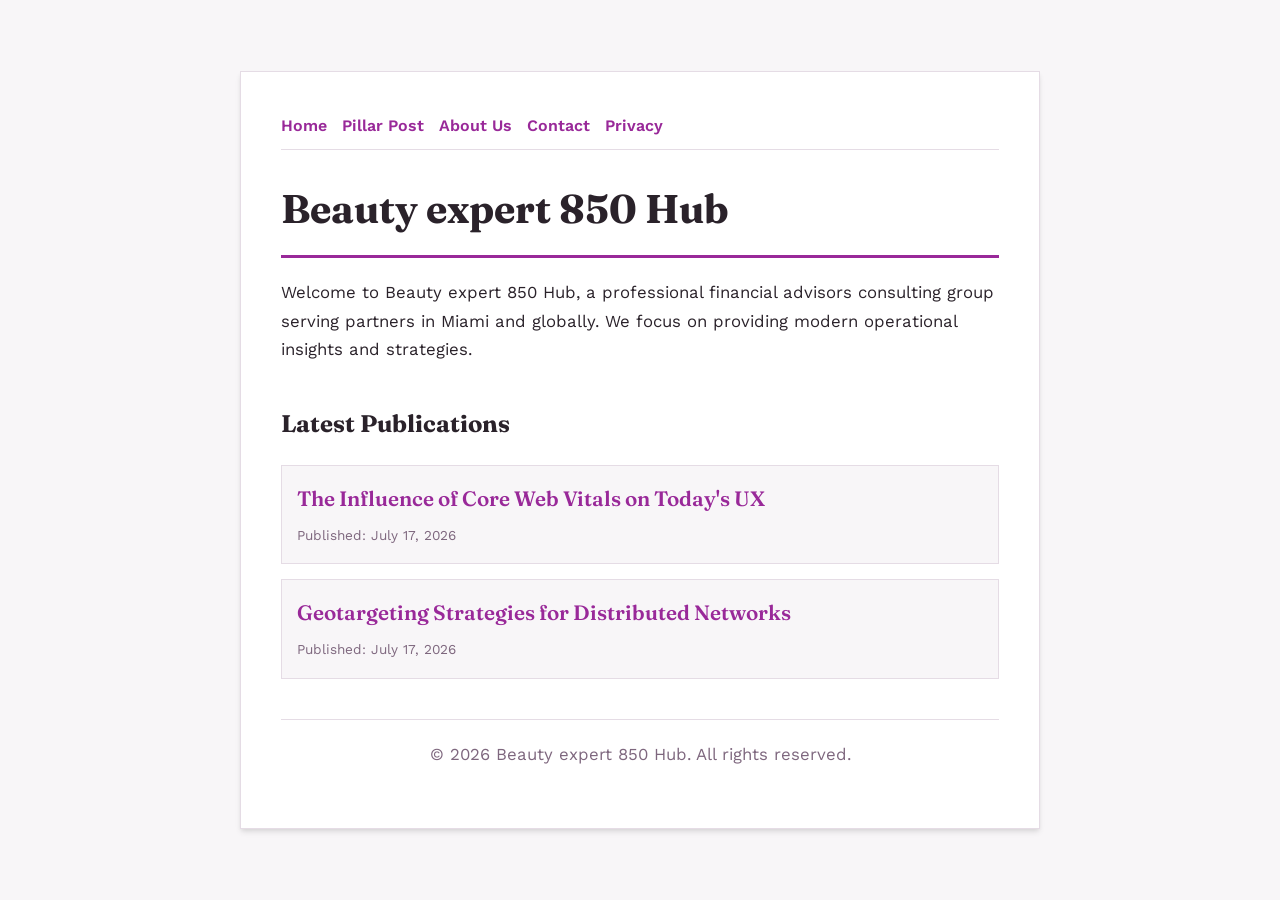
<file: index.html>
<!DOCTYPE html>
<html lang="en">
<head>
    <meta charset="UTF-8">
    <meta name="viewport" content="width=device-width, initial-scale=1.0">
    <title>Beauty expert 850 Hub | Financial Advisors - Miami</title>
    <meta name="description" content="Welcome to Beauty expert 850 Hub, a professional financial advisors consulting group serving partners in Miami and globally. We focus on providing modern operational insights and strategies.">
    <meta name="geo.region" content="US-FL" />
    <meta name="geo.placename" content="Miami" />
    <meta name="geo.position" content="25.7617;-80.1918" />
    <meta name="ICBM" content="25.7617, -80.1918" />
    <link rel="stylesheet" href="style.css">
    <script type="application/ld+json">
{
  "@context": "https://schema.org",
  "@type": "LocalBusiness",
  "name": "Beauty expert 850 Hub",
  "url": "https://beauty-expert-850.github.io",
  "telephone": "+1-305-555-0177",
  "address": {
    "@type": "PostalAddress",
    "addressLocality": "Miami",
    "addressRegion": "FL",
    "postalCode": "33130",
    "addressCountry": "US"
  },
  "geo": {
    "@type": "GeoCoordinates",
    "latitude": 25.7617,
    "longitude": -80.1918
  }
}
</script>
</head>
<body>
    
        <div class="wrapper" style="max-width: 800px;">
            <nav style="display: flex; gap: 15px; margin-bottom: 25px; border-bottom: 1px solid var(--gixtq); padding-bottom: 10px; overflow-x: auto; flex-wrap: wrap;">
            <a href="index.html">Home</a>
            <a href="the-influence-of-core-web-vitals-on-today-s-ux.html">Pillar Post</a>
            <a href="about.html">About Us</a>
            <a href="contact.html">Contact</a>
            <a href="privacy.html">Privacy</a>
        </nav>
            <h1>Beauty expert 850 Hub</h1>
            <p>Welcome to Beauty expert 850 Hub, a professional financial advisors consulting group serving partners in Miami and globally. We focus on providing modern operational insights and strategies.</p>
            <h2 style="margin-top: 40px;">Latest Publications</h2>
            <ul style="list-style-type: none; padding-left: 0;">
                <li style="background: var(--vsalz); padding: 15px; border-radius: var(--ecudu); border: 1px solid var(--gixtq); margin-bottom: 15px;">
                <h3 style="margin-bottom: 5px; font-size: 1.3rem;"><a href="the-influence-of-core-web-vitals-on-today-s-ux.html">The Influence of Core Web Vitals on Today's UX</a></h3>
                <span style="font-size:0.85rem; color: var(--damzr)">Published: July 17, 2026</span>
            </li>
<li style="background: var(--vsalz); padding: 15px; border-radius: var(--ecudu); border: 1px solid var(--gixtq); margin-bottom: 15px;">
                <h3 style="margin-bottom: 5px; font-size: 1.3rem;"><a href="geotargeting-strategies-for-distributed-networks.html">Geotargeting Strategies for Distributed Networks</a></h3>
                <span style="font-size:0.85rem; color: var(--damzr)">Published: July 17, 2026</span>
            </li>

            </ul>
            <footer>
                <p>&copy; 2026 Beauty expert 850 Hub. All rights reserved.</p>
            </footer>
        </div>
        
</body>
</html>
</file>
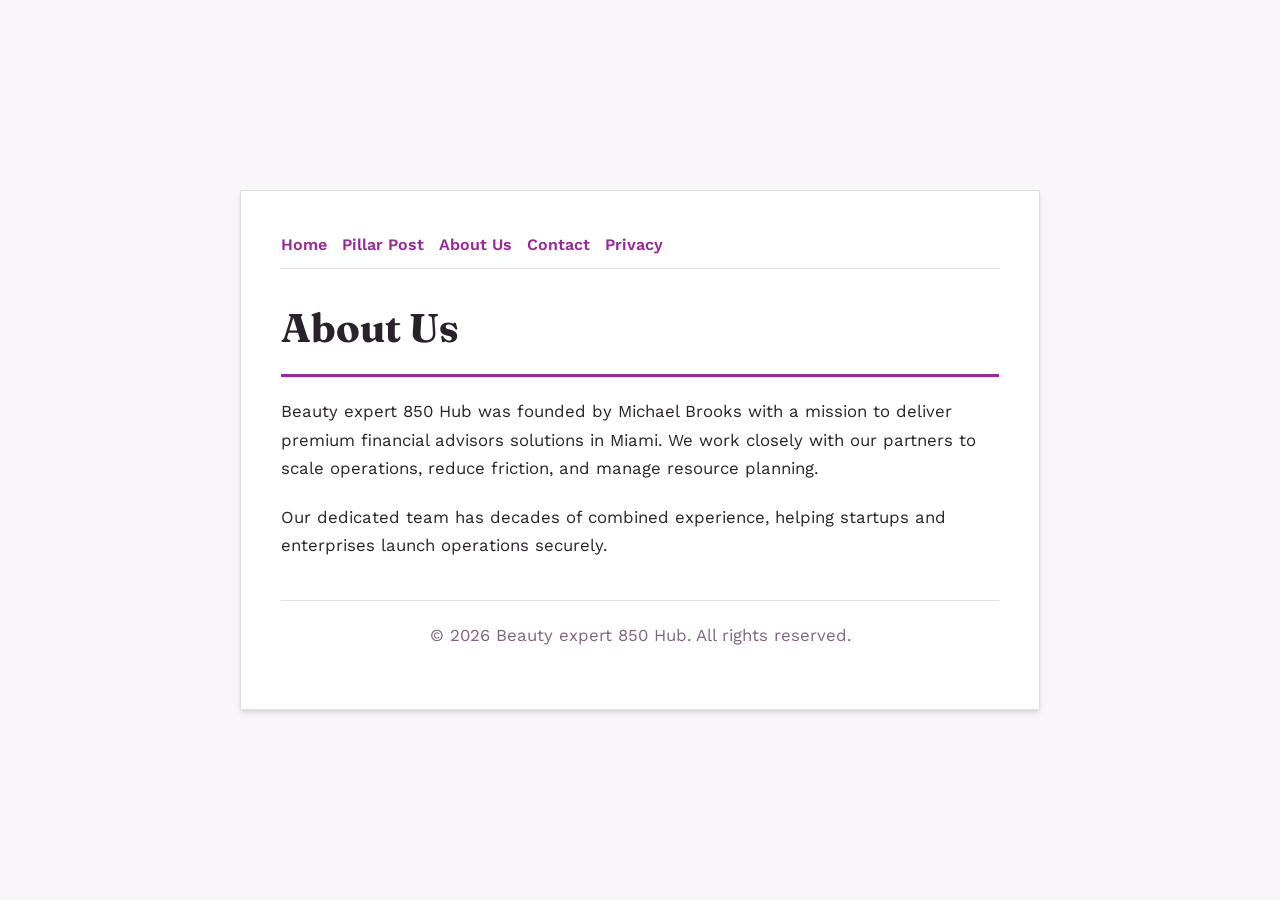
<file: about.html>
<!DOCTYPE html>
<html lang="en">
<head>
    <meta charset="UTF-8">
    <meta name="viewport" content="width=device-width, initial-scale=1.0">
    <title>About Us | Beauty expert 850 Hub</title>
    <meta name="description" content="Beauty expert 850 Hub was founded by Michael Brooks with a mission to deliver premium financial advisors solutions in Miami. We work closely with our partners to scale operations, reduce friction, and manage resource planning.">
    <meta name="geo.region" content="US-FL" />
    <meta name="geo.placename" content="Miami" />
    <meta name="geo.position" content="25.7617;-80.1918" />
    <meta name="ICBM" content="25.7617, -80.1918" />
    <link rel="stylesheet" href="style.css">
</head>
<body>
    
        <div class="wrapper" style="max-width: 800px;">
            <nav style="display: flex; gap: 15px; margin-bottom: 25px; border-bottom: 1px solid var(--gixtq); padding-bottom: 10px; overflow-x: auto; flex-wrap: wrap;">
            <a href="index.html">Home</a>
            <a href="the-influence-of-core-web-vitals-on-today-s-ux.html">Pillar Post</a>
            <a href="about.html">About Us</a>
            <a href="contact.html">Contact</a>
            <a href="privacy.html">Privacy</a>
        </nav>
            <h1>About Us</h1>
            <p>Beauty expert 850 Hub was founded by Michael Brooks with a mission to deliver premium financial advisors solutions in Miami. We work closely with our partners to scale operations, reduce friction, and manage resource planning.</p>
            <p>Our dedicated team has decades of combined experience, helping startups and enterprises launch operations securely.</p>
            <footer>
                <p>&copy; 2026 Beauty expert 850 Hub. All rights reserved.</p>
            </footer>
        </div>
        
</body>
</html>
</file>
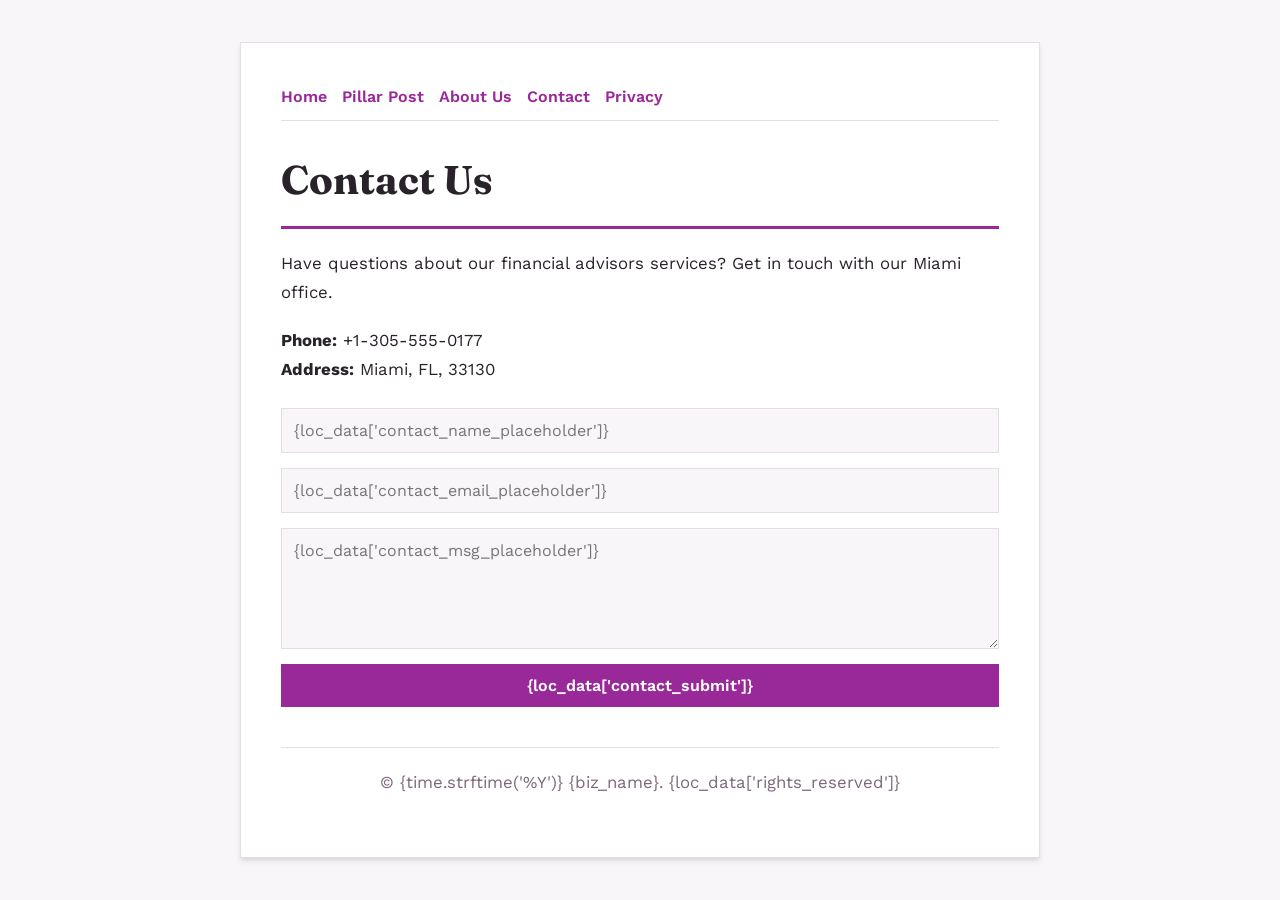
<file: contact.html>
<!DOCTYPE html>
<html lang="en">
<head>
    <meta charset="UTF-8">
    <meta name="viewport" content="width=device-width, initial-scale=1.0">
    <title>Contact Us | Beauty expert 850 Hub</title>
    <meta name="description" content="Have questions about our financial advisors services? Get in touch with our Miami office.">
    <meta name="geo.region" content="US-FL" />
    <meta name="geo.placename" content="Miami" />
    <meta name="geo.position" content="25.7617;-80.1918" />
    <meta name="ICBM" content="25.7617, -80.1918" />
    <link rel="stylesheet" href="style.css">
</head>
<body>
    
        <div class="wrapper" style="max-width: 800px;">
            <nav style="display: flex; gap: 15px; margin-bottom: 25px; border-bottom: 1px solid var(--gixtq); padding-bottom: 10px; overflow-x: auto; flex-wrap: wrap;">
            <a href="index.html">Home</a>
            <a href="the-influence-of-core-web-vitals-on-today-s-ux.html">Pillar Post</a>
            <a href="about.html">About Us</a>
            <a href="contact.html">Contact</a>
            <a href="privacy.html">Privacy</a>
        </nav>
            <h1>Contact Us</h1>
            <p>Have questions about our financial advisors services? Get in touch with our Miami office.</p>
            <p><strong>Phone:</strong> +1-305-555-0177<br><strong>Address:</strong> Miami, FL, 33130</p>
            <form action=/api/submit method="POST">
                <input type="text" name="name" placeholder="{loc_data['contact_name_placeholder']}" required>
                <input type="email" name="email" placeholder="{loc_data['contact_email_placeholder']}" required>
                <textarea name="message" placeholder="{loc_data['contact_msg_placeholder']}" rows="5" required></textarea>
                <button type="submit">{loc_data['contact_submit']}</button>
            </form>
            <footer>
                <p>&copy; {time.strftime('%Y')} {biz_name}. {loc_data['rights_reserved']}</p>
            </footer>
        </div>
        
</body>
</html>
</file>
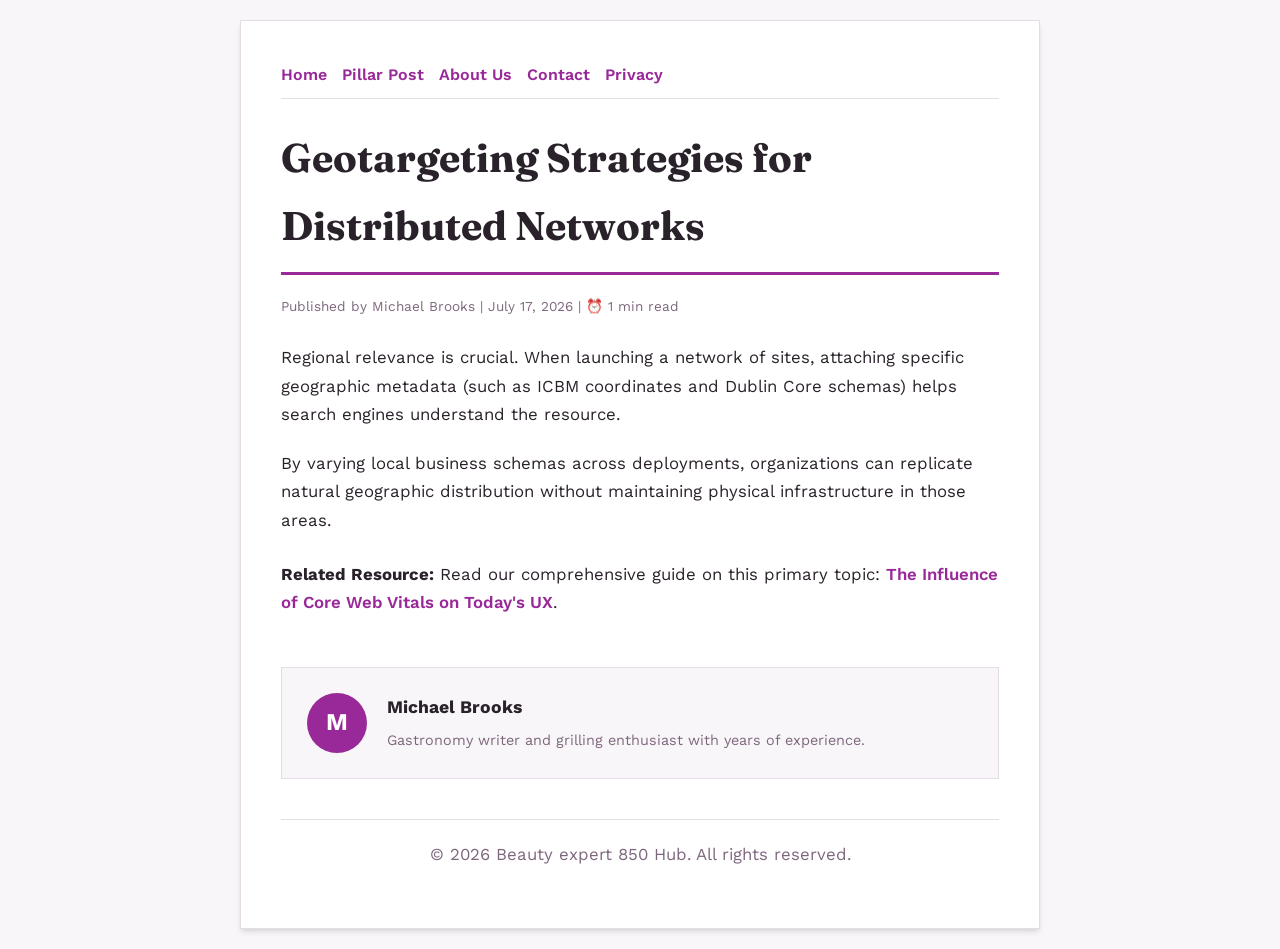
<file: geotargeting-strategies-for-distributed-networks.html>
<!DOCTYPE html>
<html lang="en">
<head>
    <meta charset="UTF-8">
    <meta name="viewport" content="width=device-width, initial-scale=1.0">
    <title>Geotargeting Strategies for Distributed Networks - Beauty expert 850 Hub</title>
    <meta name="description" content="Geotargeting Strategies for Distributed Networks">
    <meta name="geo.region" content="US-FL" />
    <meta name="geo.placename" content="Miami" />
    <meta name="geo.position" content="25.7617;-80.1918" />
    <meta name="ICBM" content="25.7617, -80.1918" />
    <link rel="stylesheet" href="style.css">
</head>
<body>
    
            <div class="wrapper" style="max-width: 800px;">
                <nav style="display: flex; gap: 15px; margin-bottom: 25px; border-bottom: 1px solid var(--gixtq); padding-bottom: 10px; overflow-x: auto; flex-wrap: wrap;">
            <a href="index.html">Home</a>
            <a href="the-influence-of-core-web-vitals-on-today-s-ux.html">Pillar Post</a>
            <a href="about.html">About Us</a>
            <a href="contact.html">Contact</a>
            <a href="privacy.html">Privacy</a>
        </nav>
                <h1>Geotargeting Strategies for Distributed Networks</h1>
                <div style="font-size:0.85rem; color: var(--damzr); margin-bottom: 25px;">
                    Published by Michael Brooks | July 17, 2026 | ⏰ 1 min read
                </div>
                <article style="margin-top: 20px;">
                    <p>Regional relevance is crucial. When launching a network of sites, attaching specific geographic metadata (such as ICBM coordinates and Dublin Core schemas) helps search engines understand the resource.</p>
<p>By varying local business schemas across deployments, organizations can replicate natural geographic distribution without maintaining physical infrastructure in those areas.</p>
                    <p style="margin-top: 25px;"><strong>Related Resource:</strong> Read our comprehensive guide on this primary topic: <a href="the-influence-of-core-web-vitals-on-today-s-ux.html">The Influence of Core Web Vitals on Today's UX</a>.</p>
                </article>
                
            <div class="bio-wrap" style="margin-top: 50px; padding: 25px; background: var(--vsalz); border: 1px solid var(--gixtq); border-radius: var(--ecudu); display: flex; gap: 20px; align-items: center;">
                <div style="width: 60px; height: 60px; border-radius: 50%; background: var(--yfwnw); display: flex; align-items: center; justify-content: center; color: white; font-weight: bold; font-size: 1.5rem;">M</div>
                <div>
                    <h4 style="margin-bottom: 5px; font-weight: bold; font-size: 1.1rem;">Michael Brooks</h4>
                    <p style="margin: 0; font-size: 0.9rem; color: var(--damzr);">Gastronomy writer and grilling enthusiast with years of experience.</p>
                </div>
            </div>
            
                <footer>
                    <p>&copy; 2026 Beauty expert 850 Hub. All rights reserved.</p>
                </footer>
            </div>
            
</body>
</html>
</file>
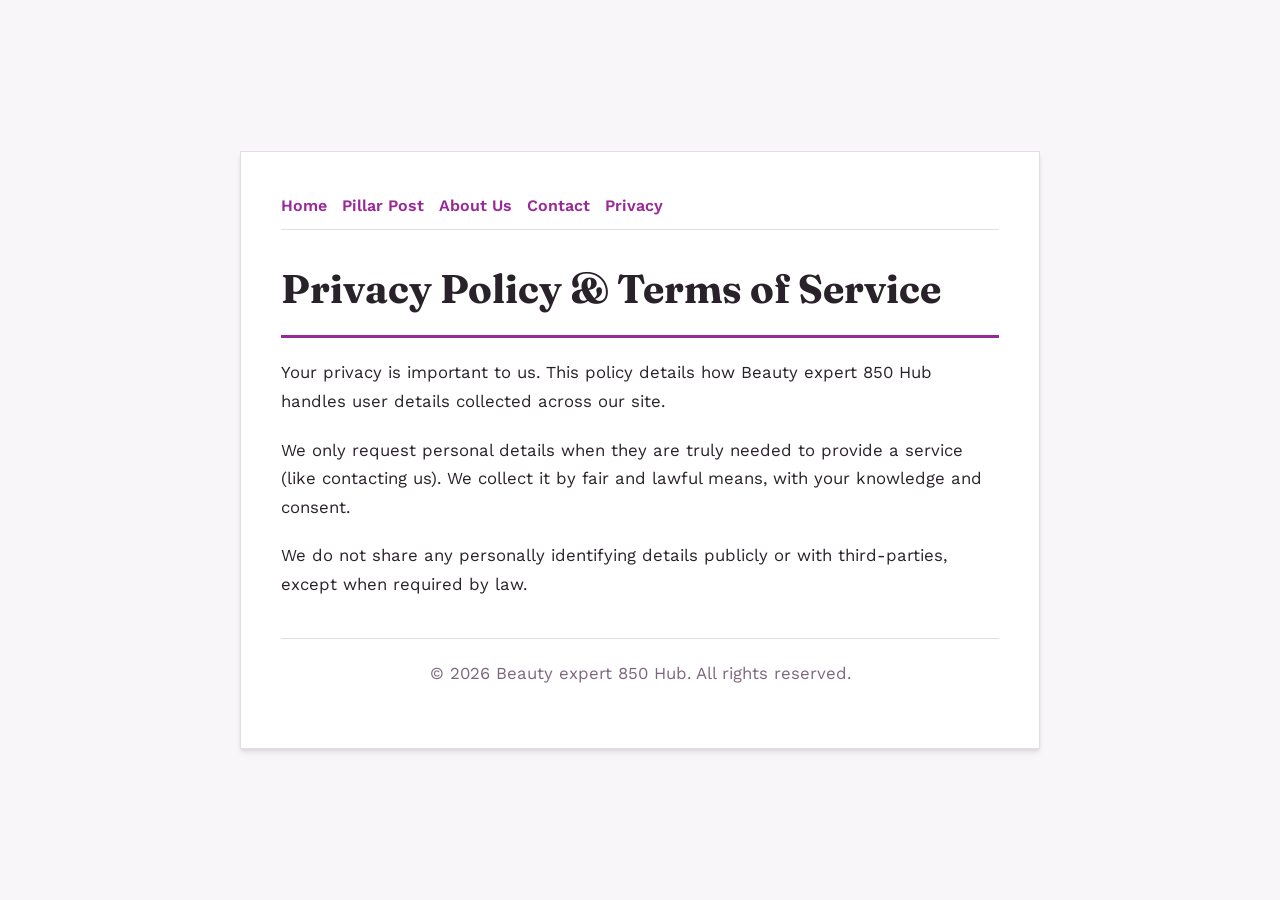
<file: privacy.html>
<!DOCTYPE html>
<html lang="en">
<head>
    <meta charset="UTF-8">
    <meta name="viewport" content="width=device-width, initial-scale=1.0">
    <title>Privacy Policy & Terms of Service - Beauty expert 850 Hub</title>
    <meta name="description" content="Your privacy is important to us. This policy details how Beauty expert 850 Hub handles user details collected across our site.">
    <meta name="geo.region" content="US-FL" />
    <meta name="geo.placename" content="Miami" />
    <meta name="geo.position" content="25.7617;-80.1918" />
    <meta name="ICBM" content="25.7617, -80.1918" />
    <link rel="stylesheet" href="style.css">
</head>
<body>
    
        <div class="wrapper" style="max-width: 800px;">
            <nav style="display: flex; gap: 15px; margin-bottom: 25px; border-bottom: 1px solid var(--gixtq); padding-bottom: 10px; overflow-x: auto; flex-wrap: wrap;">
            <a href="index.html">Home</a>
            <a href="the-influence-of-core-web-vitals-on-today-s-ux.html">Pillar Post</a>
            <a href="about.html">About Us</a>
            <a href="contact.html">Contact</a>
            <a href="privacy.html">Privacy</a>
        </nav>
            <h1>Privacy Policy & Terms of Service</h1>
            <p>Your privacy is important to us. This policy details how Beauty expert 850 Hub handles user details collected across our site.</p>
            <p>We only request personal details when they are truly needed to provide a service (like contacting us). We collect it by fair and lawful means, with your knowledge and consent.</p>
            <p>We do not share any personally identifying details publicly or with third-parties, except when required by law.</p>
            <footer>
                <p>&copy; 2026 Beauty expert 850 Hub. All rights reserved.</p>
            </footer>
        </div>
        
</body>
</html>
</file>
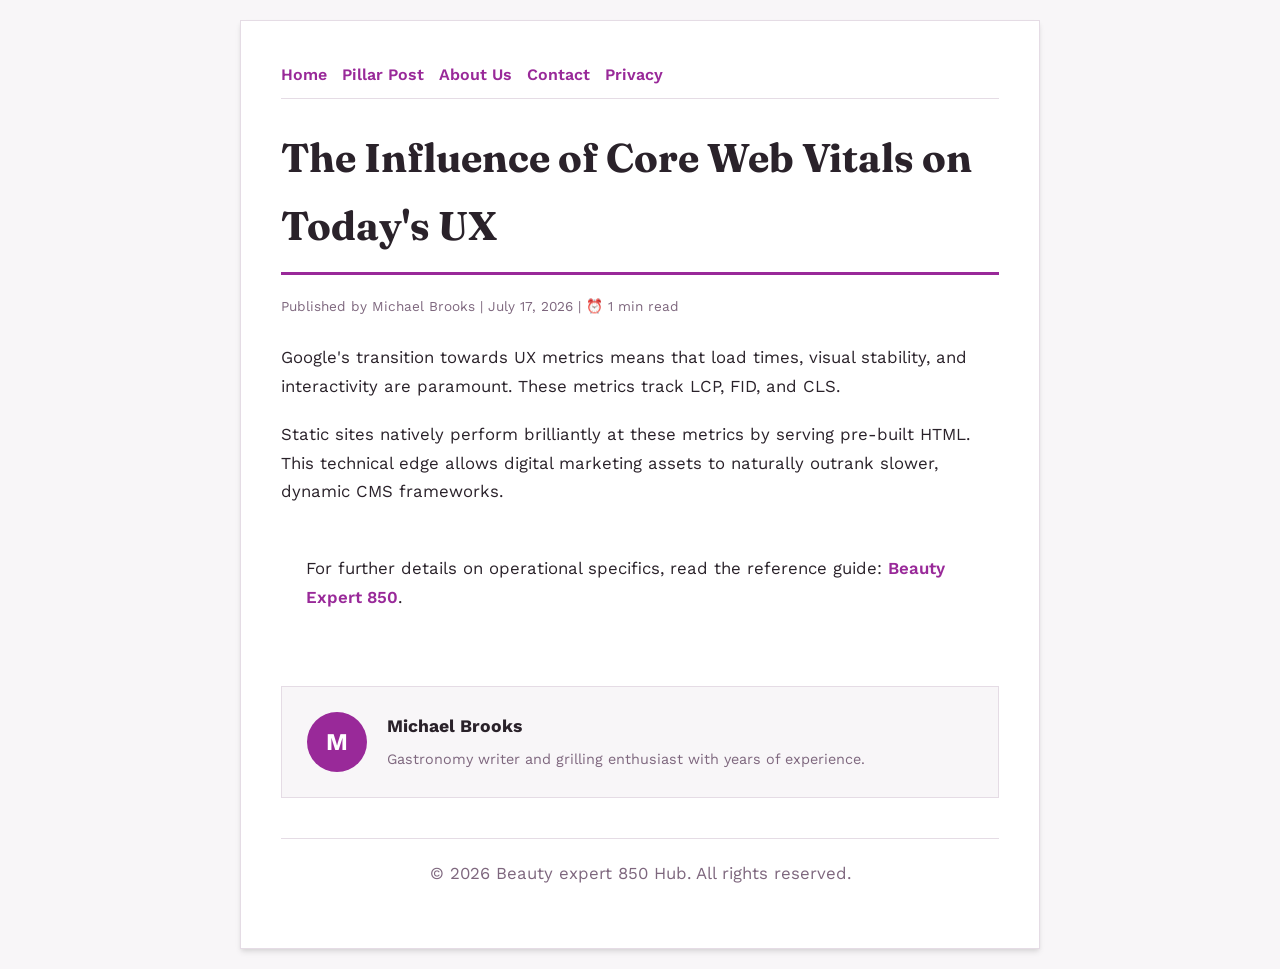
<file: the-influence-of-core-web-vitals-on-today-s-ux.html>
<!DOCTYPE html>
<html lang="en">
<head>
    <meta charset="UTF-8">
    <meta name="viewport" content="width=device-width, initial-scale=1.0">
    <title>The Influence of Core Web Vitals on Today's UX - Beauty expert 850 Hub</title>
    <meta name="description" content="The Influence of Core Web Vitals on Today's UX">
    <meta name="geo.region" content="US-FL" />
    <meta name="geo.placename" content="Miami" />
    <meta name="geo.position" content="25.7617;-80.1918" />
    <meta name="ICBM" content="25.7617, -80.1918" />
    <link rel="stylesheet" href="style.css">
</head>
<body>
    
            <div class="wrapper" style="max-width: 800px;">
                <nav style="display: flex; gap: 15px; margin-bottom: 25px; border-bottom: 1px solid var(--gixtq); padding-bottom: 10px; overflow-x: auto; flex-wrap: wrap;">
            <a href="index.html">Home</a>
            <a href="the-influence-of-core-web-vitals-on-today-s-ux.html">Pillar Post</a>
            <a href="about.html">About Us</a>
            <a href="contact.html">Contact</a>
            <a href="privacy.html">Privacy</a>
        </nav>
                <h1>The Influence of Core Web Vitals on Today's UX</h1>
                <div style="font-size:0.85rem; color: var(--damzr); margin-bottom: 25px;">
                    Published by Michael Brooks | July 17, 2026 | ⏰ 1 min read
                </div>
                <article style="margin-top: 20px;">
                    <p>Google's transition towards UX metrics means that load times, visual stability, and interactivity are paramount. These metrics track LCP, FID, and CLS.</p>
<p>Static sites natively perform brilliantly at these metrics by serving pre-built HTML. This technical edge allows digital marketing assets to naturally outrank slower, dynamic CMS frameworks.</p>
                    <div class="ref-box" style="margin-top: 23px; padding: 25px; border-left: 5px solid var({v_primary}); background: var({v_bg}); border-radius: 6px;"><p style="margin: 0;">For further details on operational specifics, read the reference guide: <strong><a href="https://britanymarshallbeauty.com/nails/how-to-measure-your-nails/">Beauty Expert 850</a></strong>.</p></div>
                </article>
                
            <div class="bio-wrap" style="margin-top: 50px; padding: 25px; background: var(--vsalz); border: 1px solid var(--gixtq); border-radius: var(--ecudu); display: flex; gap: 20px; align-items: center;">
                <div style="width: 60px; height: 60px; border-radius: 50%; background: var(--yfwnw); display: flex; align-items: center; justify-content: center; color: white; font-weight: bold; font-size: 1.5rem;">M</div>
                <div>
                    <h4 style="margin-bottom: 5px; font-weight: bold; font-size: 1.1rem;">Michael Brooks</h4>
                    <p style="margin: 0; font-size: 0.9rem; color: var(--damzr);">Gastronomy writer and grilling enthusiast with years of experience.</p>
                </div>
            </div>
            
                <footer>
                    <p>&copy; 2026 Beauty expert 850 Hub. All rights reserved.</p>
                </footer>
            </div>
            
</body>
</html>
</file>
<file: style.css>
@import url('https://fonts.googleapis.com/css2?family=Fraunces:wght@700&family=Work+Sans:wght@400;600&display=swap');

:root {
    --vsalz: hsl(300, 15%, 97%);
    --ljgku: hsl(300, 15%, 100%);
    --oapqn: hsl(300, 10%, 15%);
    --damzr: hsl(300, 10%, 45%);
    --yfwnw: hsl(300, 58%, 38%);
    --blynu: hsl(180, 65%, 45%);
    --gixtq: hsl(300, 15%, 88%);
    --ecudu: 0px;
    --nrbgl: 0 4px 6px -1px rgba(0, 0, 0, 0.1), 0 2px 4px -1px rgba(0, 0, 0, 0.06);
    --myfbv: 'Fraunces', sans-serif;
    --qjqix: 'Work Sans', sans-serif;
}

* {
    box-sizing: border-box;
    margin: 0;
    padding: 0;
}

body {
    background-color: var(--vsalz);
    color: var(--oapqn);
    font-family: var(--qjqix);
    line-height: 1.7;
    padding: 20px;
    display: flex;
    justify-content: center;
    min-height: 100vh;
}

a {
    color: var(--yfwnw);
    text-decoration: none;
    font-weight: 600;
    transition: color 0.2s ease;
}

a:hover {
    color: var(--blynu);
    text-decoration: underline;
}

.wrapper {
    width: 100%;
    max-width: 900px;
    background: var(--ljgku);
    border: 1px solid var(--gixtq);
    border-radius: var(--ecudu);
    padding: 40px;
    box-shadow: var(--nrbgl);
    margin: auto;
}

h1, h2, h3 {
    font-family: var(--myfbv);
    margin-bottom: 20px;
    color: var(--oapqn);
}

h1 {
    font-size: 2.5rem;
    border-bottom: 3px solid var(--yfwnw);
    padding-bottom: 12px;
}

p {
    margin-bottom: 20px;
    font-size: 1.05rem;
}

ul {
    margin-bottom: 20px;
    padding-left: 20px;
}

li {
    margin-bottom: 8px;
}

form {
    display: flex;
    flex-direction: column;
    gap: 15px;
    margin-top: 25px;
}

input, textarea, button {
    padding: 12px;
    border: 1px solid var(--gixtq);
    border-radius: var(--ecudu);
    font-family: var(--qjqix);
    font-size: 1rem;
    background: var(--vsalz);
    color: var(--oapqn);
}

button {
    background: var(--yfwnw);
    color: white;
    font-weight: 600;
    border: none;
    cursor: pointer;
    transition: background 0.2s ease;
}

button:hover {
    background: var(--blynu);
}

footer {
    margin-top: 40px;
    border-top: 1px solid var(--gixtq);
    padding-top: 20px;
    font-size: 0.9rem;
    color: var(--damzr);
    text-align: center;
}
</file>
